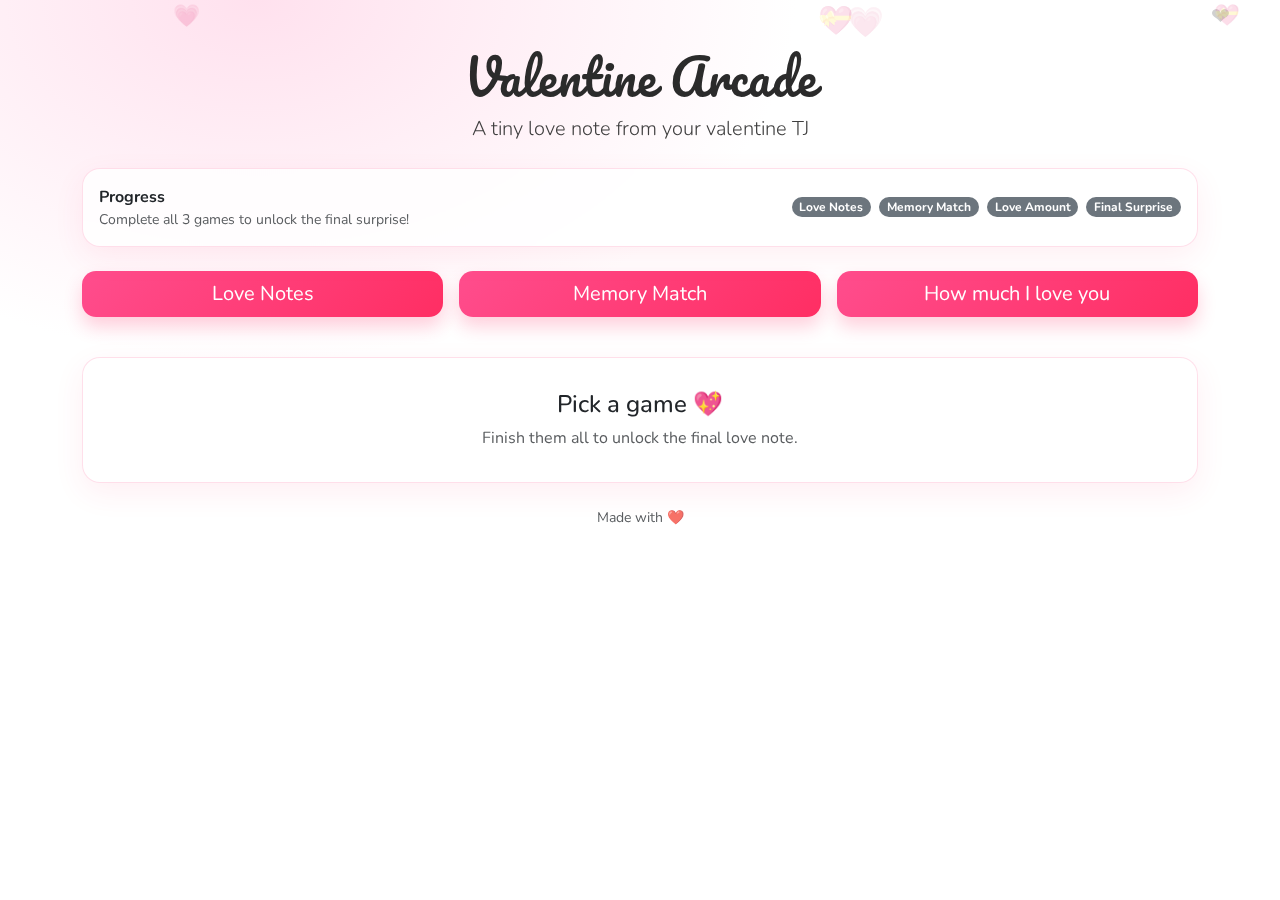
<file: index.html>
<!doctype html>
<html lang="en">
<head>
  <meta charset="utf-8" />
  <meta name="viewport" content="width=device-width, initial-scale=1" />
  <title>Valentine Arcade ❤️</title>

  <!-- Bootstrap -->
  <link href="https://cdn.jsdelivr.net/npm/bootstrap@5.3.3/dist/css/bootstrap.min.css" rel="stylesheet">

  <!-- Optional: cute fonts -->
  <link rel="preconnect" href="https://fonts.googleapis.com">
  <link rel="preconnect" href="https://fonts.gstatic.com" crossorigin>
  <link href="https://fonts.googleapis.com/css2?family=Pacifico&family=Nunito:wght@400;700&display=swap" rel="stylesheet">

  <link rel="stylesheet" href="styles.css" />
</head>
<body>
  <div class="hearts-bg" aria-hidden="true"></div>

  <main class="container py-4 py-md-5">
    <header class="text-center mb-4">
      <h1 class="display-5 title">Valentine Arcade</h1>
      <p class="lead subtitle mb-1">A tiny love note from your valentine TJ</p>
    </header>

    <!-- Progress -->
    <section class="card soft-card mb-4">
      <div class="card-body d-flex flex-column flex-md-row align-items-md-center justify-content-between gap-3">
        <div>
          <div class="fw-bold">Progress</div>
          <div class="text-body-secondary small">Complete all 3 games to unlock the final surprise!</div>
        </div>
        <div class="d-flex gap-2 flex-wrap">
          <span id="badgeNotes" class="badge rounded-pill text-bg-secondary">Love Notes</span>
          <span id="badgeMemory" class="badge rounded-pill text-bg-secondary">Memory Match</span>
          <span id="badgeGuess" class="badge rounded-pill text-bg-secondary">Love Amount</span>
          <span id="badgeFinal" class="badge rounded-pill text-bg-secondary">Final Surprise</span>
        </div>
      </div>
    </section>

    <!-- Nav buttons -->
    <section class="row g-3 mb-4">
      <div class="col-12 col-md-4">
        <button class="btn btn-lg w-100 btn-love" data-screen="notesScreen">
          Love Notes
        </button>
      </div>
      <div class="col-12 col-md-4">
        <button class="btn btn-lg w-100 btn-love" data-screen="memoryScreen">
          Memory Match
        </button>
      </div>
      <div class="col-12 col-md-4">
        <button class="btn btn-lg w-100 btn-love" data-screen="guessScreen">
          How much I love you
        </button>
      </div>
      <div class="col-12">
        <button id="finalBtn" class="btn btn-lg w-100 btn-final d-none" data-screen="finalScreen">
          Final Surprise
        </button>
      </div>
    </section>

    <!-- Screens -->
    <section class="card soft-card">
      <div class="card-body">

        <!-- HOME -->
        <div id="homeScreen" class="screen active">
          <div class="text-center py-3">
            <h2 class="h4 mb-2">Pick a game 💖</h2>
            <p class="text-body-secondary mb-0">
              Finish them all to unlock the final love note.
            </p>
          </div>
        </div>

        <!-- LOVE NOTES -->
        <div id="notesScreen" class="screen">
          <div class="d-flex align-items-center justify-content-between flex-wrap gap-2 mb-3">
            <h2 class="h4 mb-0">Love Notes</h2>
            <div class="d-flex gap-2">
              <button class="btn btn-outline-secondary btn-sm" id="notesBack">Back</button>
              <button class="btn btn-outline-danger btn-sm" id="notesReset">Reset</button>
            </div>
          </div>

          <div class="text-center">
            <div class="note-card mx-auto mb-3" id="noteCard">
              <div class="note-emoji">❤️</div>
              <div id="noteText" class="note-text">Tap “Reveal” for a love note…</div>
            </div>

            <div class="d-flex justify-content-center gap-2">
              <button class="btn btn-love" id="revealNoteBtn">Reveal</button>
              <button class="btn btn-outline-secondary" id="nextNoteBtn">Next</button>
            </div>
          </div>
        </div>

        <!-- MEMORY MATCH -->
        <div id="memoryScreen" class="screen">
          <div class="d-flex align-items-center justify-content-between flex-wrap gap-2 mb-3">
            <h2 class="h4 mb-0">Memory Match</h2>
            <div class="d-flex gap-2">
              <button class="btn btn-outline-secondary btn-sm" id="memoryBack">Back</button>
              <button class="btn btn-outline-danger btn-sm" id="memoryRestart">Restart</button>
            </div>
          </div>

          <div class="text-body-secondary small mb-3">
            Match photo pairs from the same day 🥰
          </div>

          <div id="memoryGrid" class="memory-grid" aria-label="Memory match grid"></div>

          <div class="text-center mt-3">
            <div id="memoryWin" class="alert alert-success d-none mb-0">
              You did it! And I love you 😍
            </div>
          </div>
        </div>

        <!-- GUESSING GAME -->
        <div id="guessScreen" class="screen">
          <div class="d-flex align-items-center justify-content-between flex-wrap gap-2 mb-3">
            <h2 class="h4 mb-0">How much do you think I love you?</h2>
            <div class="d-flex gap-2">
              <button class="btn btn-outline-secondary btn-sm" id="guessBack">Back</button>
              <button class="btn btn-outline-danger btn-sm" id="guessReset">Reset</button>
            </div>
          </div>

          <p class="text-body-secondary mb-3">
            If my love were a number what would it be? 😏
          </p>

          <form id="guessForm" class="row g-2 align-items-center">
            <div class="col-12 col-md-7">
              <input id="guessInput" type="number" inputmode="numeric" class="form-control form-control-lg"
                     placeholder="Try a number..." required />
            </div>
            <div class="col-12 col-md-5 d-grid">
              <button class="btn btn-love btn-lg" type="submit">Guess</button>
            </div>
          </form>

          <div class="mt-3">
            <div id="guessResponse" class="alert alert-danger d-none mb-2"></div>
          </div>

          <div class="mt-4 p-3 rounded-4 bg-light border">
            <div class="fw-bold mb-1">Hint</div>
            <div class="text-body-secondary small">
              No number can contain it. 🙂
            </div>
          </div>
        </div>

        <!-- FINAL -->
        <div id="finalScreen" class="screen">
          <div class="d-flex align-items-center justify-content-between flex-wrap gap-2 mb-3">
            <h2 class="h4 mb-0">✨ Final Surprise ✨</h2>
            <button class="btn btn-outline-secondary btn-sm" id="finalBack">Back</button>
          </div>

          <div class="final-letter p-4 p-md-5">
            <div class="text-center mb-3">
              <div class="final-heart">💗</div>
              <h3 class="title h2 mb-0">To my favorite person</h3>
              <div class="text-body-secondary small">A note from me to you</div>
            </div>

            <div id="finalLetterText" class="final-text">
              <p>To Ella, my babe,</p>
              <p>
                I made you these tiny games because I wanted you to have something you can reopen anytime 
                and instantly feel loved. I want you to know that you mean the whole world to me and I could 
                never thank you enough for what you offer me and how grateful I am for you. Ever since you have 
                been in my life I have been happier than ever before. And the best part is that I only ever get 
                happier and happier. The life we have built together is something unique and special. 
                I cannot wait to start growing our family, and I believe that my happyness and love will only grow 
                as the years pass.
              </p>
              <p>
                Thank you for being you. I want you to also always remember what it is that I love about you.
                Your sweet personality is what makes me love you the most. You always show me kindness, even when I don't 
                deserve it. You always take care of me, making sure I am well fed, taking fun breaks, and helping me with whatever I need. 
                You are a total money making machine, and the hottest business women in the whole world. Thanks
                to your amazing work in the last year, we have been able to save up for a freakin house! You have even 
                helped me find the career I love and given me the time and motivation to pursue it. I also want to speak to your hot sexy body! 
                I love your face, its perfection in every sense. I love your hair, maybe 
                the sexiest part of your whole body. I love your pretty arms, with their tiny little wrists. 
                I love your legs, there are so hot and long. And I especially love your squishy parts, they are the best
                part of my day without fail. I have so much more to say on these things, but just know I love every part of you.
              </p>
              <p class="mb-0">
                I promise to always be my best self for you. I will make sure you have whatever you want and try every day to be the man of your dreams. Happy Valentine’s Day. I love you more than any number can hold.
              </p>
              <div class="signature mt-3">— Love TJ</div>
            </div>
          </div>

          <div class="text-center mt-3">
            <button id="finalConfetti" class="btn btn-final">Celebrate 🎉</button>
          </div>
        </div>

      </div>
    </section>

    <footer class="text-center small text-body-secondary mt-4">
      Made with ❤️
    </footer>
  </main>

  <script src="app.js"></script>
</body>
</html>
</file>
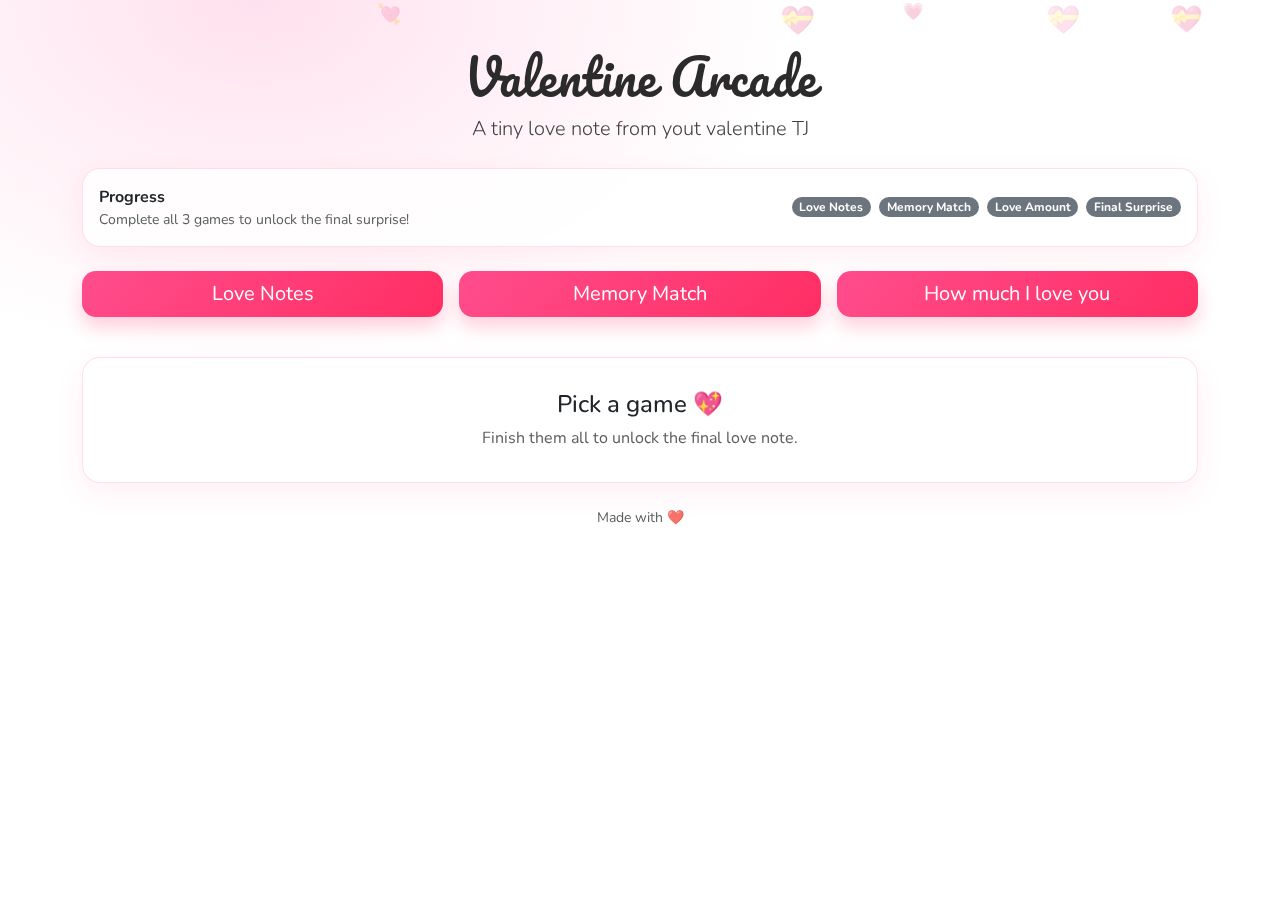
<file: intex.html>
<!doctype html>
<html lang="en">
<head>
  <meta charset="utf-8" />
  <meta name="viewport" content="width=device-width, initial-scale=1" />
  <title>Valentine Arcade ❤️</title>

  <!-- Bootstrap -->
  <link href="https://cdn.jsdelivr.net/npm/bootstrap@5.3.3/dist/css/bootstrap.min.css" rel="stylesheet">

  <!-- Optional: cute fonts -->
  <link rel="preconnect" href="https://fonts.googleapis.com">
  <link rel="preconnect" href="https://fonts.gstatic.com" crossorigin>
  <link href="https://fonts.googleapis.com/css2?family=Pacifico&family=Nunito:wght@400;700&display=swap" rel="stylesheet">

  <link rel="stylesheet" href="styles.css" />
</head>
<body>
  <div class="hearts-bg" aria-hidden="true"></div>

  <main class="container py-4 py-md-5">
    <header class="text-center mb-4">
      <h1 class="display-5 title">Valentine Arcade</h1>
      <p class="lead subtitle mb-1">A tiny love note from yout valentine TJ</p>
    </header>

    <!-- Progress -->
    <section class="card soft-card mb-4">
      <div class="card-body d-flex flex-column flex-md-row align-items-md-center justify-content-between gap-3">
        <div>
          <div class="fw-bold">Progress</div>
          <div class="text-body-secondary small">Complete all 3 games to unlock the final surprise!</div>
        </div>
        <div class="d-flex gap-2 flex-wrap">
          <span id="badgeNotes" class="badge rounded-pill text-bg-secondary">Love Notes</span>
          <span id="badgeMemory" class="badge rounded-pill text-bg-secondary">Memory Match</span>
          <span id="badgeGuess" class="badge rounded-pill text-bg-secondary">Love Amount</span>
          <span id="badgeFinal" class="badge rounded-pill text-bg-secondary">Final Surprise</span>
        </div>
      </div>
    </section>

    <!-- Nav buttons -->
    <section class="row g-3 mb-4">
      <div class="col-12 col-md-4">
        <button class="btn btn-lg w-100 btn-love" data-screen="notesScreen">
          Love Notes
        </button>
      </div>
      <div class="col-12 col-md-4">
        <button class="btn btn-lg w-100 btn-love" data-screen="memoryScreen">
          Memory Match
        </button>
      </div>
      <div class="col-12 col-md-4">
        <button class="btn btn-lg w-100 btn-love" data-screen="guessScreen">
          How much I love you
        </button>
      </div>
      <div class="col-12">
        <button id="finalBtn" class="btn btn-lg w-100 btn-final d-none" data-screen="finalScreen">
          Final Surprise
        </button>
      </div>
    </section>

    <!-- Screens -->
    <section class="card soft-card">
      <div class="card-body">

        <!-- HOME -->
        <div id="homeScreen" class="screen active">
          <div class="text-center py-3">
            <h2 class="h4 mb-2">Pick a game 💖</h2>
            <p class="text-body-secondary mb-0">
              Finish them all to unlock the final love note.
            </p>
          </div>
        </div>

        <!-- LOVE NOTES -->
        <div id="notesScreen" class="screen">
          <div class="d-flex align-items-center justify-content-between flex-wrap gap-2 mb-3">
            <h2 class="h4 mb-0">Love Notes</h2>
            <div class="d-flex gap-2">
              <button class="btn btn-outline-secondary btn-sm" id="notesBack">Back</button>
              <button class="btn btn-outline-danger btn-sm" id="notesReset">Reset</button>
            </div>
          </div>

          <div class="text-center">
            <div class="note-card mx-auto mb-3" id="noteCard">
              <div class="note-emoji">❤️</div>
              <div id="noteText" class="note-text">Tap “Reveal” for a love note…</div>
            </div>

            <div class="d-flex justify-content-center gap-2">
              <button class="btn btn-love" id="revealNoteBtn">Reveal</button>
              <button class="btn btn-outline-secondary" id="nextNoteBtn">Next</button>
            </div>
          </div>
        </div>

        <!-- MEMORY MATCH -->
        <div id="memoryScreen" class="screen">
          <div class="d-flex align-items-center justify-content-between flex-wrap gap-2 mb-3">
            <h2 class="h4 mb-0">Memory Match</h2>
            <div class="d-flex gap-2">
              <button class="btn btn-outline-secondary btn-sm" id="memoryBack">Back</button>
              <button class="btn btn-outline-danger btn-sm" id="memoryRestart">Restart</button>
            </div>
          </div>

          <div class="text-body-secondary small mb-3">
            Match photo pairs from the same day 🥰
          </div>

          <div id="memoryGrid" class="memory-grid" aria-label="Memory match grid"></div>

          <div class="text-center mt-3">
            <div id="memoryWin" class="alert alert-success d-none mb-0">
              You did it! And I love you 😍
            </div>
          </div>
        </div>

        <!-- GUESSING GAME -->
        <div id="guessScreen" class="screen">
          <div class="d-flex align-items-center justify-content-between flex-wrap gap-2 mb-3">
            <h2 class="h4 mb-0">How much do you think I love you?</h2>
            <div class="d-flex gap-2">
              <button class="btn btn-outline-secondary btn-sm" id="guessBack">Back</button>
              <button class="btn btn-outline-danger btn-sm" id="guessReset">Reset</button>
            </div>
          </div>

          <p class="text-body-secondary mb-3">
            If my love were a number what would it be? 😏
          </p>

          <form id="guessForm" class="row g-2 align-items-center">
            <div class="col-12 col-md-7">
              <input id="guessInput" type="number" inputmode="numeric" class="form-control form-control-lg"
                     placeholder="Try a number..." required />
            </div>
            <div class="col-12 col-md-5 d-grid">
              <button class="btn btn-love btn-lg" type="submit">Guess</button>
            </div>
          </form>

          <div class="mt-3">
            <div id="guessResponse" class="alert alert-danger d-none mb-2"></div>
          </div>

          <div class="mt-4 p-3 rounded-4 bg-light border">
            <div class="fw-bold mb-1">Hint</div>
            <div class="text-body-secondary small">
              No number can contain it. 🙂
            </div>
          </div>
        </div>

        <!-- FINAL -->
        <div id="finalScreen" class="screen">
          <div class="d-flex align-items-center justify-content-between flex-wrap gap-2 mb-3">
            <h2 class="h4 mb-0">✨ Final Surprise ✨</h2>
            <button class="btn btn-outline-secondary btn-sm" id="finalBack">Back</button>
          </div>

          <div class="final-letter p-4 p-md-5">
            <div class="text-center mb-3">
              <div class="final-heart">💗</div>
              <h3 class="title h2 mb-0">To my favorite person</h3>
              <div class="text-body-secondary small">A note from me to you</div>
            </div>

            <div id="finalLetterText" class="final-text">
              <p>To Ella, my babe,</p>
              <p>
                I made you these tiny games because I wanted you to have something you can reopen anytime 
                and instantly feel loved. I want you to know that you mean the whole world to me and I could 
                never thank you enough for what you offer me and how grateful I am for you. Ever since you have 
                been in my life I have been happier than ever before. And the best part is that I only ever get 
                happier and happier. The life we have built together is something unique and special. 
                I cannot wait to start growing our family, and I believe that my happyness and love will only grow 
                as the years pass.
              </p>
              <p>
                Thank you for being you. I want you to also always remember what it is that I love about you.
                Your sweet personality is what makes me love you the most. You always show me kindness, even when I don't 
                deserve it. You always take care of me, making sure I am well fed, taking fun breaks, and helping me with whatever I need. 
                You are a total money making machine, and the hottest business women in the whole world. Thanks
                to your amazing work in the last year, we have been able to save up for a freakin house! You have even 
                helped me find the career I love and given me the time and motivation to pursue it. I also want to speak to your hot sexy body! 
                I love your face, its perfection in every sense. I love your hair, maybe 
                the sexiest part of your whole body. I love your pretty arms, with their tiny little wrists. 
                I love your legs, there are so hot and long. And I especially love your squishy parts, they are the best
                part of my day without fail. I have so much more to say on these things, but just know I love every part of you.
              </p>
              <p class="mb-0">
                I promise to always be my best self for you. I will make sure you have whatever you want and try every day to be the man of your dreams. Happy Valentine’s Day. I love you more than any number can hold.
              </p>
              <div class="signature mt-3">— Love TJ</div>
            </div>
          </div>

          <div class="text-center mt-3">
            <button id="finalConfetti" class="btn btn-final">Celebrate 🎉</button>
          </div>
        </div>

      </div>
    </section>

    <footer class="text-center small text-body-secondary mt-4">
      Made with ❤️
    </footer>
  </main>

  <script src="app.js"></script>
</body>
</html>
</file>
<file: styles.css>
:root{
  --pink-1:#ff4d8d;
  --pink-2:#ff7aa8;
  --red-1:#ff2e63;
  --cream:#fff7fb;
  --ink:#2b2b2b;
}

html, body {
  height: 100%;
}

body{
  font-family: "Nunito", system-ui, -apple-system, Segoe UI, Roboto, Arial, sans-serif;
  color: var(--ink);
  background: radial-gradient(1200px 800px at 20% 0%, #ffe1ee 0%, #fff 45%, #fff 100%);
  overflow-x: hidden;
}

.title{
  font-family: "Pacifico", cursive;
  letter-spacing: 0.2px;
}

.subtitle{
  opacity: 0.9;
}

.soft-card{
  border: 1px solid rgba(255, 77, 141, 0.18);
  border-radius: 18px;
  box-shadow: 0 10px 30px rgba(255, 46, 99, 0.08);
  background: rgba(255,255,255,0.82);
  backdrop-filter: blur(6px);
}

.btn-love{
  border: 0;
  color: white;
  background: linear-gradient(135deg, var(--pink-1), var(--red-1));
  box-shadow: 0 10px 18px rgba(255, 46, 99, 0.22);
  border-radius: 14px;
}
.btn-love:hover{
  filter: brightness(1.03);
  transform: translateY(-1px);
}

.btn-final{
  border: 0;
  color: white;
  background: linear-gradient(135deg, #7c3aed, #ff2e63);
  box-shadow: 0 10px 18px rgba(124, 58, 237, 0.22);
  border-radius: 14px;
}
.btn-final:hover{
  filter: brightness(1.03);
  transform: translateY(-1px);
}

/* Screens */
.screen{ display:none; }
.screen.active{ display:block; }

/* Love notes */
.note-card{
  width: min(520px, 100%);
  background: linear-gradient(135deg, #fff, var(--cream));
  border: 1px solid rgba(255, 77, 141, 0.22);
  border-radius: 18px;
  padding: 22px;
  box-shadow: 0 12px 24px rgba(255, 46, 99, 0.10);
}
.note-emoji{
  font-size: 2rem;
  margin-bottom: 8px;
}
.note-text{
  font-size: 1.2rem;
  line-height: 1.4;
}

/* Memory match */
.memory-grid{
  display:grid;
  grid-template-columns: repeat(4, minmax(0, 1fr));
  gap: 10px;
}

@media (max-width: 420px){
  .memory-grid{ grid-template-columns: repeat(4, minmax(0, 1fr)); }
}

.card-tile{
  user-select: none;
  border-radius: 16px;
  border: 1px solid rgba(255, 77, 141, 0.25);
  background: rgba(255,255,255,0.9);
  box-shadow: 0 8px 16px rgba(255, 46, 99, 0.10);
  display:flex;
  align-items:center;
  justify-content:center;
  aspect-ratio: 1 / 1;
  cursor: pointer;
  position: relative;
  overflow:hidden;
  padding: 0;
}

.card-tile::after{
  content:"";
  position:absolute;
  inset:0;
  background: linear-gradient(135deg, rgba(255,77,141,0.12), rgba(255,46,99,0.08));
  opacity: 0;
  transition: opacity 140ms ease;
  pointer-events: none;
}
.card-tile:hover::after{ opacity: 1; }

.card-tile.face-down{
  background: linear-gradient(135deg, #ffe1ee, #fff);
}

/* What you see on the back of a card */
.card-back{
  font-size: clamp(22px, 6vw, 34px);
  line-height: 1;
}

/* Photo on a revealed card */
.card-photo{
  width: 100%;
  height: 100%;
  object-fit: cover;
  display: block;
  transform: scale(1.01);
}

/* Make matched ones feel “locked in” */
.card-tile.matched{
  outline: 2px solid rgba(34, 197, 94, 0.35);
  opacity: 0.92;
}
.card-tile.matched::after{
  opacity: 0.18;
}

/* Final letter */
.final-letter{
  border-radius: 22px;
  border: 1px solid rgba(255, 77, 141, 0.22);
  background: linear-gradient(135deg, #fff, #fff7fb);
  box-shadow: 0 14px 30px rgba(255, 46, 99, 0.10);
}
.final-heart{
  font-size: 2.2rem;
}
.final-text p{
  font-size: 1.05rem;
  line-height: 1.6;
}
.signature{
  font-family: "Pacifico", cursive;
  font-size: 1.3rem;
}

/* Floating hearts background */
.hearts-bg{
  position: fixed;
  inset: 0;
  pointer-events: none;
  overflow: hidden;
  z-index: 0;
}
main{ position: relative; z-index: 1; }
.heart{
  position: absolute;
  font-size: 18px;
  opacity: 0.18;
  animation: floatUp linear forwards;
  filter: blur(0.2px);
}
@keyframes floatUp{
  from { transform: translateY(105vh) scale(0.9); }
  to   { transform: translateY(-15vh) scale(1.2); }
}
</file>
